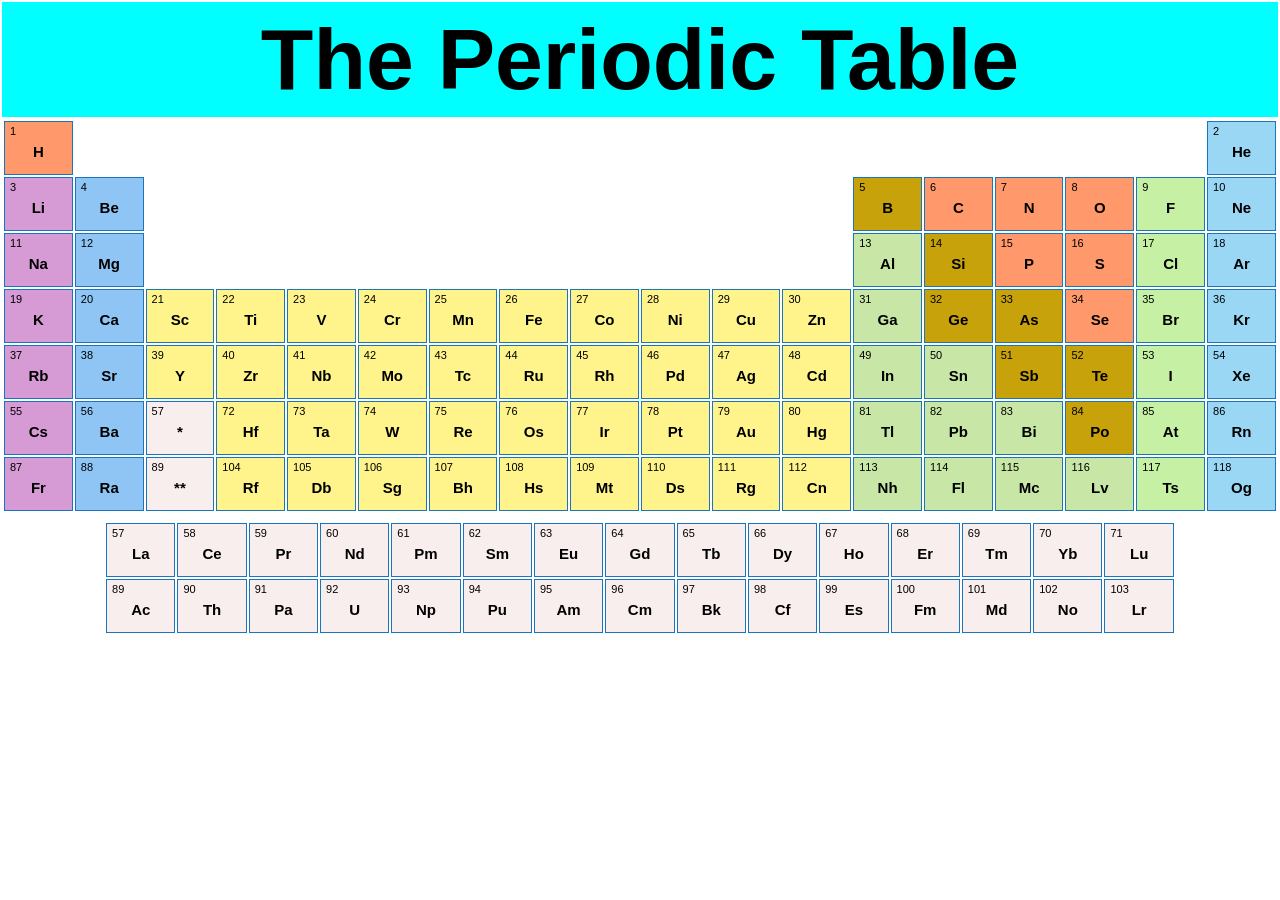
<file: index.html>
<!DOCTYPE html>
<html lang="en">

<head>
    <meta charset="UTF-8">
    <meta name="viewport" content="width=device-width, initial-scale=1.0">
    <title>The Periodic Table</title>

    <style>
        * {
            box-sizing: border-box;
        }

        body {
            margin: 0;
            padding: 2px;
            font-family: Arial, sans-serif;
            background: white;
        }

        h1 {
            margin: 0 0 2px;
            padding: 8px;
            text-align: center;
            font-size: clamp(35px, 7vw, 86px);
            background: aqua;
        }

        table {
            width: 100%;
            table-layout: fixed;
            border-collapse: separate;
            border-spacing: 2px;
        }

        td {
            height: 54px;
            border: 1px solid #1976bd;
            text-align: center;
            vertical-align: middle;
            position: relative;
            font-size: 15px;
            font-weight: bold;
        }

        .number {
            position: absolute;
            top: 3px;
            left: 5px;
            font-size: 11px;
            font-weight: normal;
        }

        .symbol {
            display: inline-block;
            margin-top: 7px;
        }

        .empty {
            border: none;
            background: transparent;
        }

        .alkali {
            background: #d69bd5;
        }

        .alkaline {
            background: #8fc5f4;
        }

        .transition {
            background: #fff48b;
        }

        .post {
            background: #c8e7a6;
        }

        .metalloid {
            background: #c7a20b;
        }

        .nonmetal {
            background: #ff996c;
        }

        .halogen {
            background: #c6f1a5;
        }

        .noble {
            background: #9ad7f5;
        }

        .placeholder {
            background: #f9eeee;
        }

        .f-block-table {
            width: 84%;
            margin: 8px auto 0;
        }

        .f-block {
            background: #f9eeee;
        }

    </style>
</head>

<body>

    <h1>The Periodic Table</h1>

    <table>
        <tr>
            <td class="nonmetal"><span class="number">1</span><span class="symbol">H</span></td>
            <td colspan="16" class="empty"></td>
            <td class="noble"><span class="number">2</span><span class="symbol">He</span></td>
        </tr>
        <tr>
            <td class="alkali"><span class="number">3</span><span class="symbol">Li</span></td>
            <td class="alkaline"><span class="number">4</span><span class="symbol">Be</span></td>
            <td colspan="10" class="empty"></td>
            <td class="metalloid"><span class="number">5</span><span class="symbol">B</span></td>
            <td class="nonmetal"><span class="number">6</span><span class="symbol">C</span></td>
            <td class="nonmetal"><span class="number">7</span><span class="symbol">N</span></td>
            <td class="nonmetal"><span class="number">8</span><span class="symbol">O</span></td>
            <td class="halogen"><span class="number">9</span><span class="symbol">F</span></td>
            <td class="noble"><span class="number">10</span><span class="symbol">Ne</span></td>
        </tr>
        <tr>
            <td class="alkali"><span class="number">11</span><span class="symbol">Na</span></td>
            <td class="alkaline"><span class="number">12</span><span class="symbol">Mg</span></td>
            <td colspan="10" class="empty"></td>
            <td class="post"><span class="number">13</span><span class="symbol">Al</span></td>
            <td class="metalloid"><span class="number">14</span><span class="symbol">Si</span></td>
            <td class="nonmetal"><span class="number">15</span><span class="symbol">P</span></td>
            <td class="nonmetal"><span class="number">16</span><span class="symbol">S</span></td>
            <td class="halogen"><span class="number">17</span><span class="symbol">Cl</span></td>
            <td class="noble"><span class="number">18</span><span class="symbol">Ar</span></td>
        </tr>
        <tr>
            <td class="alkali"><span class="number">19</span><span class="symbol">K</span></td>
            <td class="alkaline"><span class="number">20</span><span class="symbol">Ca</span></td>
            <td class="transition"><span class="number">21</span><span class="symbol">Sc</span></td>
            <td class="transition"><span class="number">22</span><span class="symbol">Ti</span></td>
            <td class="transition"><span class="number">23</span><span class="symbol">V</span></td>
            <td class="transition"><span class="number">24</span><span class="symbol">Cr</span></td>
            <td class="transition"><span class="number">25</span><span class="symbol">Mn</span></td>
            <td class="transition"><span class="number">26</span><span class="symbol">Fe</span></td>
            <td class="transition"><span class="number">27</span><span class="symbol">Co</span></td>
            <td class="transition"><span class="number">28</span><span class="symbol">Ni</span></td>
            <td class="transition"><span class="number">29</span><span class="symbol">Cu</span></td>
            <td class="transition"><span class="number">30</span><span class="symbol">Zn</span></td>
            <td class="post"><span class="number">31</span><span class="symbol">Ga</span></td>
            <td class="metalloid"><span class="number">32</span><span class="symbol">Ge</span></td>
            <td class="metalloid"><span class="number">33</span><span class="symbol">As</span></td>
            <td class="nonmetal"><span class="number">34</span><span class="symbol">Se</span></td>
            <td class="halogen"><span class="number">35</span><span class="symbol">Br</span></td>
            <td class="noble"><span class="number">36</span><span class="symbol">Kr</span></td>
        </tr>
        <tr>
            <td class="alkali"><span class="number">37</span><span class="symbol">Rb</span></td>
            <td class="alkaline"><span class="number">38</span><span class="symbol">Sr</span></td>
            <td class="transition"><span class="number">39</span><span class="symbol">Y</span></td>
            <td class="transition"><span class="number">40</span><span class="symbol">Zr</span></td>
            <td class="transition"><span class="number">41</span><span class="symbol">Nb</span></td>
            <td class="transition"><span class="number">42</span><span class="symbol">Mo</span></td>
            <td class="transition"><span class="number">43</span><span class="symbol">Tc</span></td>
            <td class="transition"><span class="number">44</span><span class="symbol">Ru</span></td>
            <td class="transition"><span class="number">45</span><span class="symbol">Rh</span></td>
            <td class="transition"><span class="number">46</span><span class="symbol">Pd</span></td>
            <td class="transition"><span class="number">47</span><span class="symbol">Ag</span></td>
            <td class="transition"><span class="number">48</span><span class="symbol">Cd</span></td>
            <td class="post"><span class="number">49</span><span class="symbol">In</span></td>
            <td class="post"><span class="number">50</span><span class="symbol">Sn</span></td>
            <td class="metalloid"><span class="number">51</span><span class="symbol">Sb</span></td>
            <td class="metalloid"><span class="number">52</span><span class="symbol">Te</span></td>
            <td class="halogen"><span class="number">53</span><span class="symbol">I</span></td>
            <td class="noble"><span class="number">54</span><span class="symbol">Xe</span></td>
        </tr>
        <tr>
            <td class="alkali"><span class="number">55</span><span class="symbol">Cs</span></td>
            <td class="alkaline"><span class="number">56</span><span class="symbol">Ba</span></td>
            <td class="placeholder"><span class="number">57</span><span class="symbol">*</span></td>
            <td class="transition"><span class="number">72</span><span class="symbol">Hf</span></td>
            <td class="transition"><span class="number">73</span><span class="symbol">Ta</span></td>
            <td class="transition"><span class="number">74</span><span class="symbol">W</span></td>
            <td class="transition"><span class="number">75</span><span class="symbol">Re</span></td>
            <td class="transition"><span class="number">76</span><span class="symbol">Os</span></td>
            <td class="transition"><span class="number">77</span><span class="symbol">Ir</span></td>
            <td class="transition"><span class="number">78</span><span class="symbol">Pt</span></td>
            <td class="transition"><span class="number">79</span><span class="symbol">Au</span></td>
            <td class="transition"><span class="number">80</span><span class="symbol">Hg</span></td>
            <td class="post"><span class="number">81</span><span class="symbol">Tl</span></td>
            <td class="post"><span class="number">82</span><span class="symbol">Pb</span></td>
            <td class="post"><span class="number">83</span><span class="symbol">Bi</span></td>
            <td class="metalloid"><span class="number">84</span><span class="symbol">Po</span></td>
            <td class="halogen"><span class="number">85</span><span class="symbol">At</span></td>
            <td class="noble"><span class="number">86</span><span class="symbol">Rn</span></td>
        </tr>
        <tr>
            <td class="alkali"><span class="number">87</span><span class="symbol">Fr</span></td>
            <td class="alkaline"><span class="number">88</span><span class="symbol">Ra</span></td>
            <td class="placeholder"><span class="number">89</span><span class="symbol">**</span></td>
            <td class="transition"><span class="number">104</span><span class="symbol">Rf</span></td>
            <td class="transition"><span class="number">105</span><span class="symbol">Db</span></td>
            <td class="transition"><span class="number">106</span><span class="symbol">Sg</span></td>
            <td class="transition"><span class="number">107</span><span class="symbol">Bh</span></td>
            <td class="transition"><span class="number">108</span><span class="symbol">Hs</span></td>
            <td class="transition"><span class="number">109</span><span class="symbol">Mt</span></td>
            <td class="transition"><span class="number">110</span><span class="symbol">Ds</span></td>
            <td class="transition"><span class="number">111</span><span class="symbol">Rg</span></td>
            <td class="transition"><span class="number">112</span><span class="symbol">Cn</span></td>
            <td class="post"><span class="number">113</span><span class="symbol">Nh</span></td>
            <td class="post"><span class="number">114</span><span class="symbol">Fl</span></td>
            <td class="post"><span class="number">115</span><span class="symbol">Mc</span></td>
            <td class="post"><span class="number">116</span><span class="symbol">Lv</span></td>
            <td class="halogen"><span class="number">117</span><span class="symbol">Ts</span></td>
            <td class="noble"><span class="number">118</span><span class="symbol">Og</span></td>
        </tr>
    </table>

    <table class="f-block-table">
        <tr>
            <td class="f-block"><span class="number">57</span><span class="symbol">La</span></td>
            <td class="f-block"><span class="number">58</span><span class="symbol">Ce</span></td>
            <td class="f-block"><span class="number">59</span><span class="symbol">Pr</span></td>
            <td class="f-block"><span class="number">60</span><span class="symbol">Nd</span></td>
            <td class="f-block"><span class="number">61</span><span class="symbol">Pm</span></td>
            <td class="f-block"><span class="number">62</span><span class="symbol">Sm</span></td>
            <td class="f-block"><span class="number">63</span><span class="symbol">Eu</span></td>
            <td class="f-block"><span class="number">64</span><span class="symbol">Gd</span></td>
            <td class="f-block"><span class="number">65</span><span class="symbol">Tb</span></td>
            <td class="f-block"><span class="number">66</span><span class="symbol">Dy</span></td>
            <td class="f-block"><span class="number">67</span><span class="symbol">Ho</span></td>
            <td class="f-block"><span class="number">68</span><span class="symbol">Er</span></td>
            <td class="f-block"><span class="number">69</span><span class="symbol">Tm</span></td>
            <td class="f-block"><span class="number">70</span><span class="symbol">Yb</span></td>
            <td class="f-block"><span class="number">71</span><span class="symbol">Lu</span></td>
        </tr>
        <tr>
            <td class="f-block"><span class="number">89</span><span class="symbol">Ac</span></td>
            <td class="f-block"><span class="number">90</span><span class="symbol">Th</span></td>
            <td class="f-block"><span class="number">91</span><span class="symbol">Pa</span></td>
            <td class="f-block"><span class="number">92</span><span class="symbol">U</span></td>
            <td class="f-block"><span class="number">93</span><span class="symbol">Np</span></td>
            <td class="f-block"><span class="number">94</span><span class="symbol">Pu</span></td>
            <td class="f-block"><span class="number">95</span><span class="symbol">Am</span></td>
            <td class="f-block"><span class="number">96</span><span class="symbol">Cm</span></td>
            <td class="f-block"><span class="number">97</span><span class="symbol">Bk</span></td>
            <td class="f-block"><span class="number">98</span><span class="symbol">Cf</span></td>
            <td class="f-block"><span class="number">99</span><span class="symbol">Es</span></td>
            <td class="f-block"><span class="number">100</span><span class="symbol">Fm</span></td>
            <td class="f-block"><span class="number">101</span><span class="symbol">Md</span></td>
            <td class="f-block"><span class="number">102</span><span class="symbol">No</span></td>
            <td class="f-block"><span class="number">103</span><span class="symbol">Lr</span></td>
        </tr>
    </table>

</body>

</html>
</file>
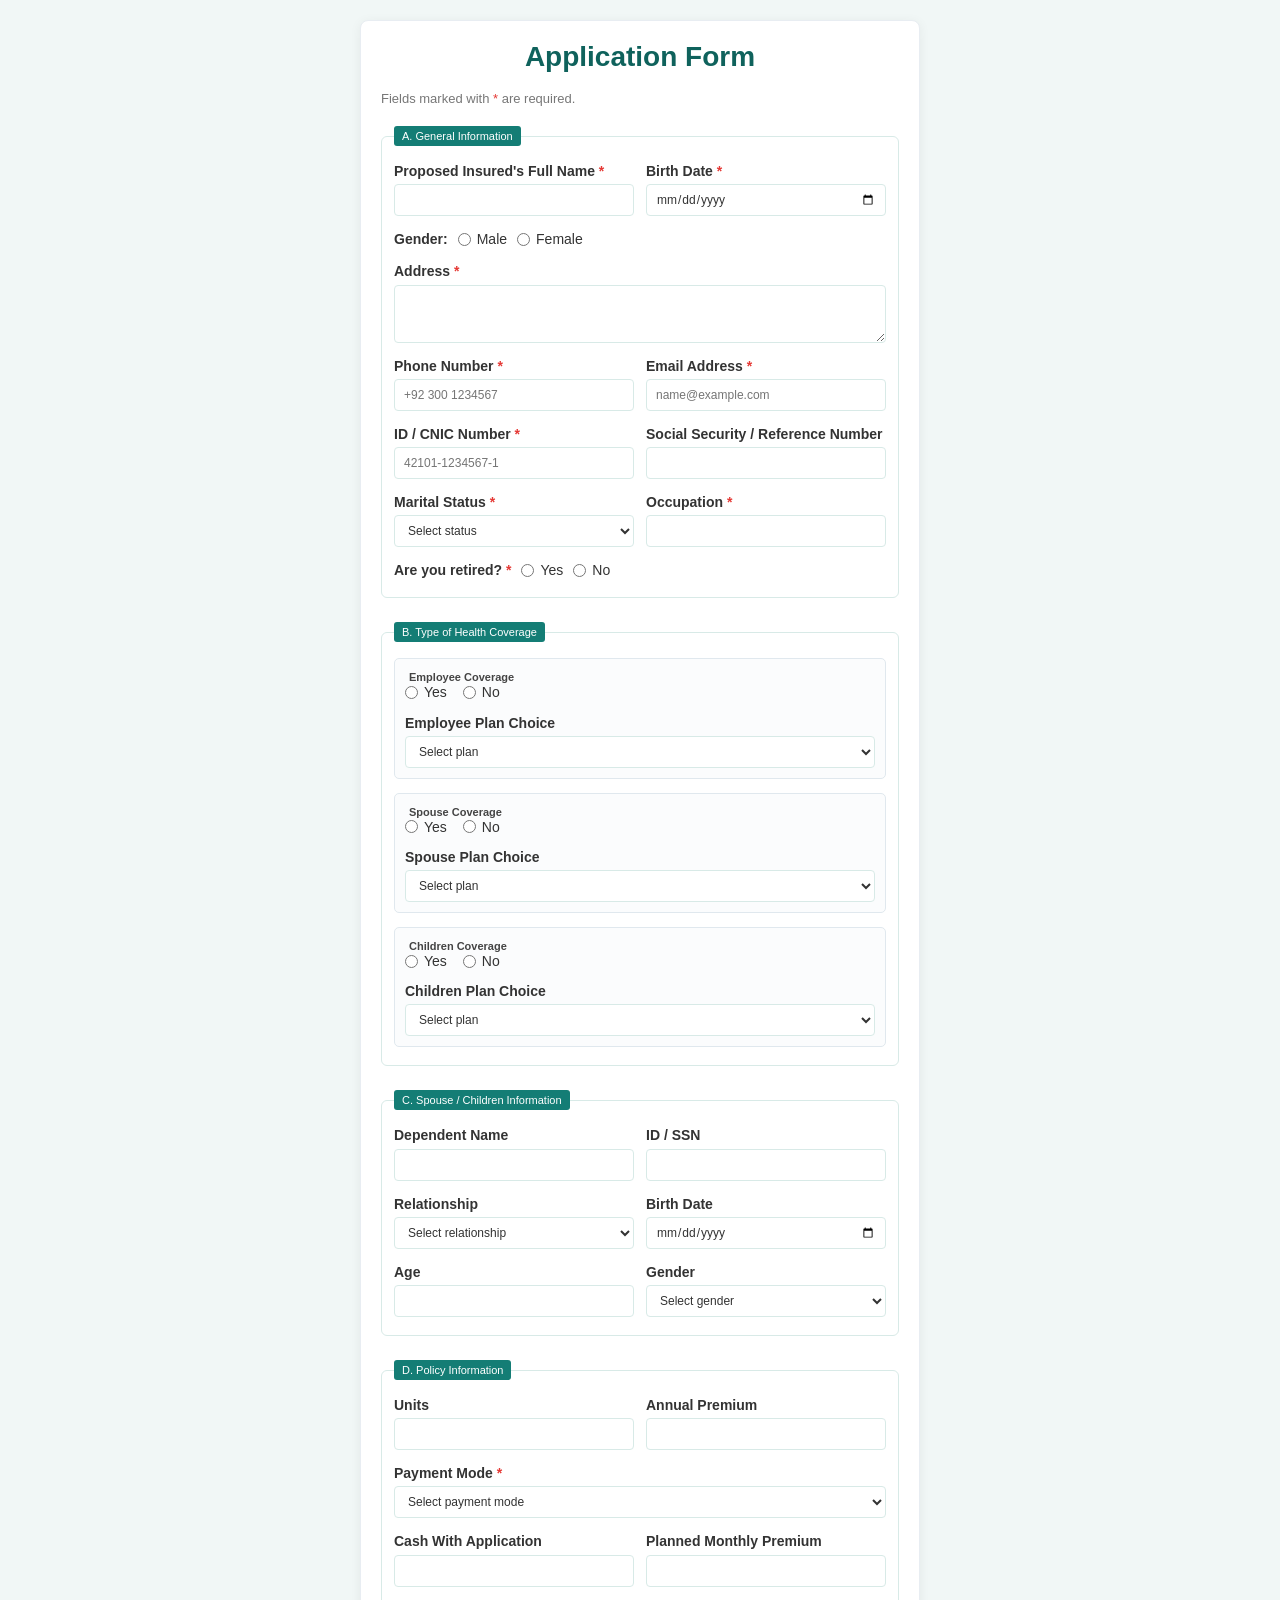
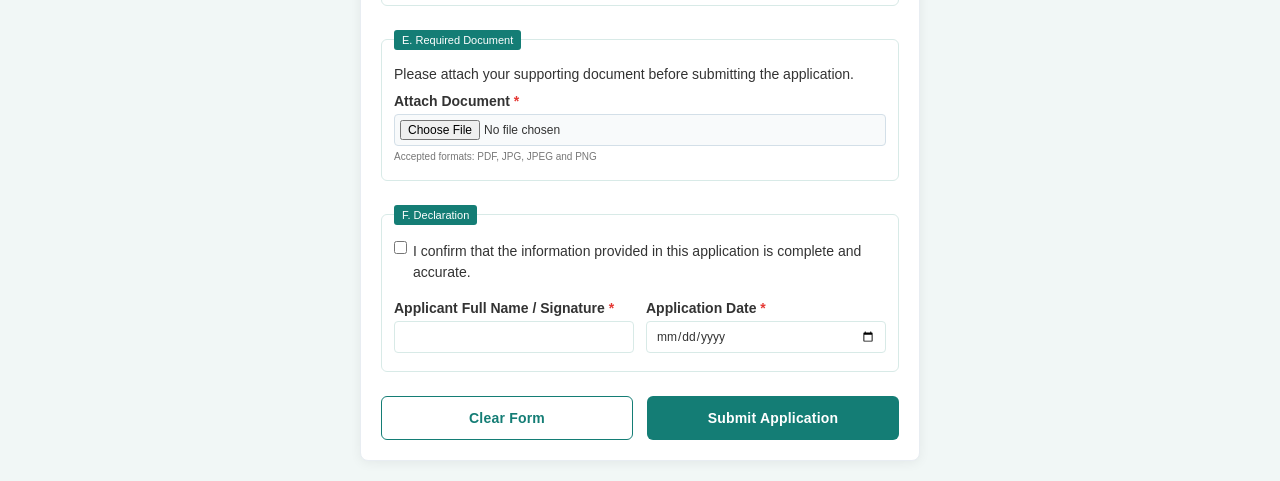
<file: Assignment2/index.html>
<!DOCTYPE html>
<html lang="en">

<head>
    <meta charset="UTF-8">
    <meta name="viewport" content="width=device-width, initial-scale=1.0">
    <title>Application Form</title>
    <link rel="stylesheet" href="style.css">
</head>

<body>

    <div class="container">
        <h1>Application Form</h1>
        <p class="note">Fields marked with <span class="required">*</span> are required.</p>

        <form action="#" method="post" enctype="multipart/form-data">

            <fieldset>
                <legend>A. General Information</legend>

                <div class="form-grid">
                    <div class="form-group">
                        <label for="full-name">Proposed Insured's Full Name <span class="required">*</span></label>
                        <input type="text" id="full-name" name="full_name" required>
                    </div>

                    <div class="form-group">
                        <label for="birth-date">Birth Date <span class="required">*</span></label>
                        <input type="date" id="birth-date" name="birth_date" required>
                    </div>

                    <div class="form-group full-width inline-group">
                        <span class="group-label">Gender:</span>
                        <label class="choice"><input type="radio" name="gender" value="Male"> Male</label>
                        <label class="choice"><input type="radio" name="gender" value="Female"> Female</label>
                    </div>

                    <div class="form-group full-width">
                        <label for="address">Address <span class="required">*</span></label>
                        <textarea id="address" name="address" rows="3" required></textarea>
                    </div>

                    <div class="form-group">
                        <label for="phone">Phone Number <span class="required">*</span></label>
                        <input type="tel" id="phone" name="phone" placeholder="+92 300 1234567" required>
                    </div>

                    <div class="form-group">
                        <label for="email">Email Address <span class="required">*</span></label>
                        <input type="email" id="email" name="email" placeholder="name@example.com" required>
                    </div>

                    <div class="form-group">
                        <label for="cnic">ID / CNIC Number <span class="required">*</span></label>
                        <input type="text" id="cnic" name="cnic" placeholder="42101-1234567-1" required>
                    </div>

                    <div class="form-group">
                        <label for="reference">Social Security / Reference Number</label>
                        <input type="text" id="reference" name="reference">
                    </div>

                    <div class="form-group">
                        <label for="marital-status">Marital Status <span class="required">*</span></label>
                        <select id="marital-status" name="marital_status" required>
                            <option value="">Select status</option>
                            <option value="Single">Single</option>
                            <option value="Married">Married</option>
                            <option value="Divorced">Divorced</option>
                            <option value="Widowed">Widowed</option>
                        </select>
                    </div>

                    <div class="form-group">
                        <label for="occupation">Occupation <span class="required">*</span></label>
                        <input type="text" id="occupation" name="occupation" required>
                    </div>

                    <div class="form-group full-width inline-group">
                        <span class="group-label">Are you retired? <span class="required">*</span></span>
                        <label class="choice"><input type="radio" name="retired" value="Yes" required> Yes</label>
                        <label class="choice"><input type="radio" name="retired" value="No"> No</label>
                    </div>
                </div>
            </fieldset>

            <fieldset>
                <legend>B. Type of Health Coverage</legend>

                <div class="coverage-box">
                    <legend>Employee Coverage</legend>
                    <div class="radio-row">
                        <label class="choice"><input type="radio" name="employee_coverage" value="Yes"> Yes</label>
                        <label class="choice"><input type="radio" name="employee_coverage" value="No"> No</label>
                    </div>
                    <div class="form-group">
                        <label for="employee-plan">Employee Plan Choice</label>
                        <select id="employee-plan" name="employee_plan">
                            <option value="">Select plan</option>
                            <option value="Basic">Basic</option>
                            <option value="Standard">Standard</option>
                            <option value="Premium">Premium</option>
                        </select>
                    </div>
                </div>

                <div class="coverage-box">
                    <legend>Spouse Coverage</legend>
                    <div class="radio-row">
                        <label class="choice"><input type="radio" name="spouse_coverage" value="Yes"> Yes</label>
                        <label class="choice"><input type="radio" name="spouse_coverage" value="No"> No</label>
                    </div>
                    <div class="form-group">
                        <label for="spouse-plan">Spouse Plan Choice</label>
                        <select id="spouse-plan" name="spouse_plan">
                            <option value="">Select plan</option>
                            <option value="Basic">Basic</option>
                            <option value="Standard">Standard</option>
                            <option value="Premium">Premium</option>
                        </select>
                    </div>
                </div>

                <div class="coverage-box">
                    <legend>Children Coverage</legend>
                    <div class="radio-row">
                        <label class="choice"><input type="radio" name="children_coverage" value="Yes"> Yes</label>
                        <label class="choice"><input type="radio" name="children_coverage" value="No"> No</label>
                    </div>
                    <div class="form-group">
                        <label for="children-plan">Children Plan Choice</label>
                        <select id="children-plan" name="children_plan">
                            <option value="">Select plan</option>
                            <option value="Basic">Basic</option>
                            <option value="Standard">Standard</option>
                            <option value="Premium">Premium</option>
                        </select>
                    </div>
                </div>
            </fieldset>


            <fieldset>
                <legend>C. Spouse / Children Information</legend>

                <div class="form-grid">
                    <div class="form-group">
                        <label for="dependent-name">Dependent Name</label>
                        <input type="text" id="dependent-name" name="dependent_name">
                    </div>

                    <div class="form-group">
                        <label for="dependent-id">ID / SSN</label>
                        <input type="text" id="dependent-id" name="dependent_id">
                    </div>

                    <div class="form-group">
                        <label for="relationship">Relationship</label>
                        <select id="relationship" name="relationship">
                            <option value="">Select relationship</option>
                            <option value="Spouse">Spouse</option>
                            <option value="Son">Son</option>
                            <option value="Daughter">Daughter</option>
                            <option value="Other">Other</option>
                        </select>
                    </div>

                    <div class="form-group">
                        <label for="dependent-birth-date">Birth Date</label>
                        <input type="date" id="dependent-birth-date" name="dependent_birth_date">
                    </div>

                    <div class="form-group">
                        <label for="age">Age</label>
                        <input type="number" id="age" name="age" min="0">
                    </div>

                    <div class="form-group">
                        <label for="dependent-gender">Gender</label>
                        <select id="dependent-gender" name="dependent_gender">
                            <option value="">Select gender</option>
                            <option value="Male">Male</option>
                            <option value="Female">Female</option>
                            <option value="Other">Other</option>
                        </select>
                    </div>
                </div>
            </fieldset>


            <fieldset>
                <legend>D. Policy Information</legend>

                <div class="form-grid">
                    <div class="form-group">
                        <label for="units">Units</label>
                        <input type="number" id="units" name="units" min="0">
                    </div>

                    <div class="form-group">
                        <label for="annual-premium">Annual Premium</label>
                        <input type="number" id="annual-premium" name="annual_premium" min="0" step="0.01">
                    </div>

                    <div class="form-group full-width">
                        <label for="payment-mode">Payment Mode <span class="required">*</span></label>
                        <select id="payment-mode" name="payment_mode" required>
                            <option value="">Select payment mode</option>
                            <option value="Monthly">Monthly</option>
                            <option value="Quarterly">Quarterly</option>
                            <option value="Half-yearly">Half-yearly</option>
                            <option value="Yearly">Yearly</option>
                        </select>
                    </div>

                    <div class="form-group">
                        <label for="cash-application">Cash With Application</label>
                        <input type="number" id="cash-application" name="cash_application" min="0" step="0.01">
                    </div>

                    <div class="form-group">
                        <label for="monthly-premium">Planned Monthly Premium</label>
                        <input type="number" id="monthly-premium" name="monthly_premium" min="0" step="0.01">
                    </div>
                </div>
            </fieldset>

            <fieldset>
                <legend>E. Required Document</legend>
                <p class="document-note">Please attach your supporting document before submitting the application.</p>
                <div class="form-group">
                    <label for="document">Attach Document <span class="required">*</span></label>
                    <input type="file" id="document" name="document" accept=".pdf,.jpg,.jpeg,.png" required>
                    <small>Accepted formats: PDF, JPG, JPEG and PNG</small>
                </div>
            </fieldset>


            <fieldset>
                <legend>F. Declaration</legend>
                <div class="form-group declaration-check">
                    <label class="choice">
                        <input type="checkbox" name="confirmation" required>
                        I confirm that the information provided in this application is complete and accurate.
                    </label>
                </div>

                <div class="form-grid">
                    <div class="form-group">
                        <label for="applicant-signature">Applicant Full Name / Signature <span
                                class="required">*</span></label>
                        <input type="text" id="applicant-signature" name="applicant_signature" required>
                    </div>

                    <div class="form-group">
                        <label for="application-date">Application Date <span class="required">*</span></label>
                        <input type="date" id="application-date" name="application_date" required>
                    </div>
                </div>
            </fieldset>

            <div class="button-row">

                <button type="reset" class="clear-button">
                    Clear Form
                </button>

                <button type="submit" class="submit-button">
                    Submit Application
                </button>


            </div>
        </form>
    </div>

</body>

</html>
</file>
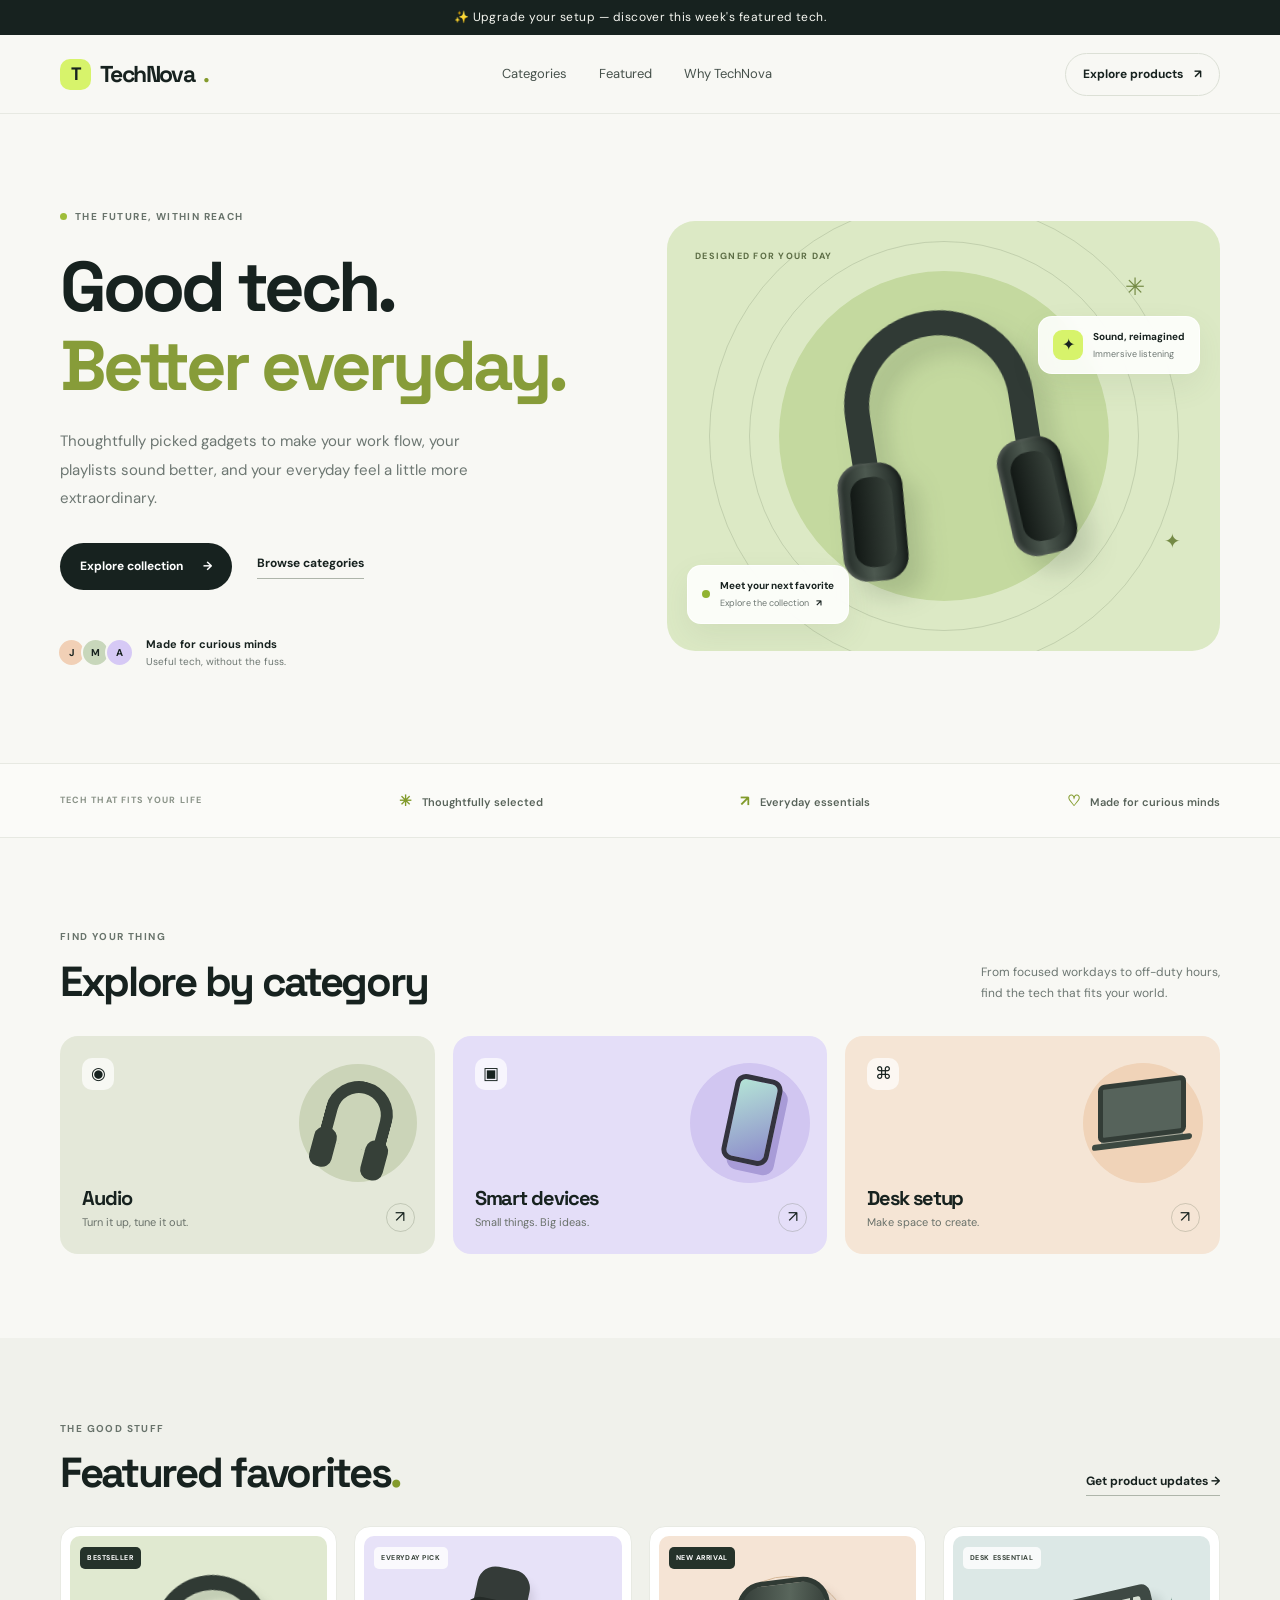
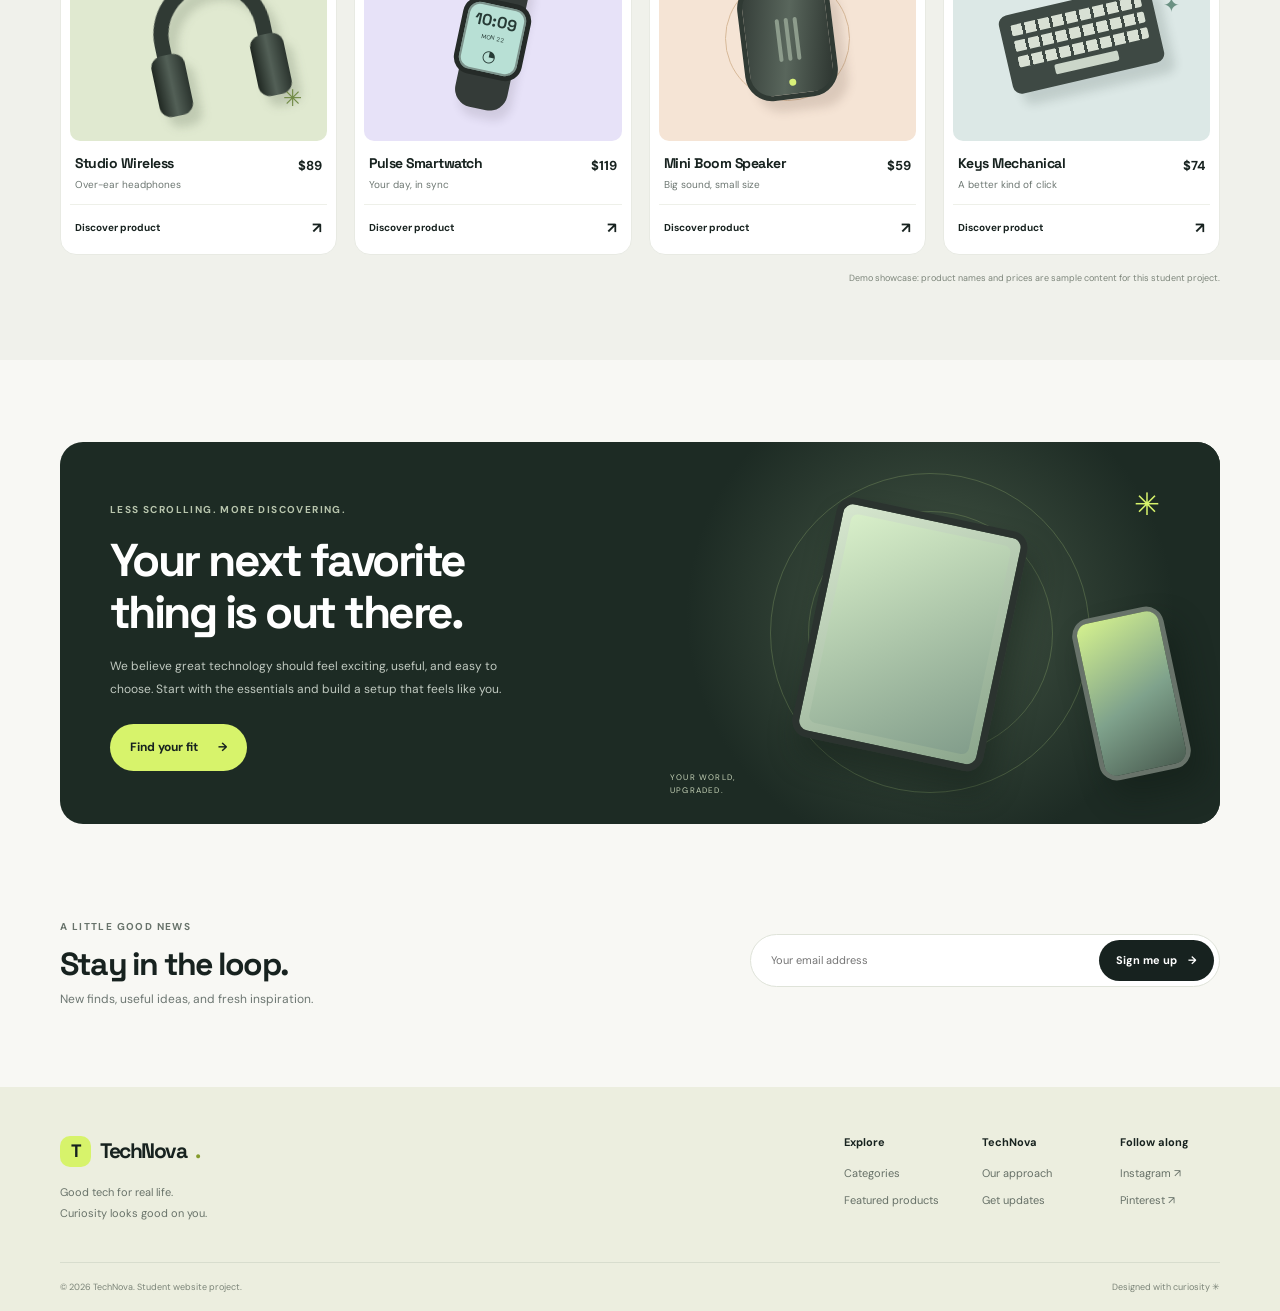
<file: Assignment4/index.html>
<!DOCTYPE html>
<html lang="en">

<head>
  <meta charset="UTF-8">
  <meta name="viewport" content="width=device-width, initial-scale=1.0">
  <meta name="description" content="Discover modern technology and everyday gadgets at TechNova.">
  <title>TechNova | Tech for your everyday</title>
  <link rel="stylesheet" href="style.css">
  <link rel="preconnect" href="https://fonts.googleapis.com">
  <link rel="preconnect" href="https://fonts.gstatic.com" crossorigin>
  <link
    href="https://fonts.googleapis.com/css2?family=DM+Sans:wght@400;500;600;700&family=Space+Grotesk:wght@500;600;700&display=swap"
    rel="stylesheet">
</head>

<body>
  <div class="announcement">✨ Upgrade your setup — discover this week's featured tech.</div>

  <header class="site-header">
    <nav class="navbar container" aria-label="Main navigation">
      <a class="logo" href="#" aria-label="TechNova home"><span class="logo-mark">T</span> TechNova<span
          class="logo-dot">.</span></a>
      <div class="nav-links">
        <a href="#categories">Categories</a>
        <a href="#featured">Featured</a>
        <a href="#about">Why TechNova</a>
      </div>
      <a class="nav-button" href="#featured">Explore products <span aria-hidden="true">↗</span></a>
    </nav>
  </header>

  <main>
    <section class="hero container">
      <div class="hero-copy">
        <span class="eyebrow"><span class="eyebrow-dot"></span> THE FUTURE, WITHIN REACH</span>
        <h1>Good tech.<br><span>Better everyday.</span></h1>
        <p>Thoughtfully picked gadgets to make your work flow, your playlists sound better, and your everyday feel a
          little more extraordinary.</p>
        <div class="hero-actions">
          <a class="button button-dark" href="#featured">Explore collection <span aria-hidden="true">→</span></a>
          <a class="text-link" href="#categories">Browse categories</a>
        </div>
        <div class="hero-note">
          <div class="avatar-stack" aria-hidden="true"><span>J</span><span>M</span><span>A</span></div>
          <p><strong>Made for curious minds</strong><br><small>Useful tech, without the fuss.</small></p>
        </div>
      </div>
      <div class="hero-art" aria-label="Featured wireless headphones and technology">
        <div class="art-orbit orbit-one"></div>
        <div class="art-orbit orbit-two"></div>
        <div class="art-label label-top">DESIGNED FOR YOUR DAY</div>
        <div class="headphone">
          <div class="headband"></div>
          <div class="earcup earcup-left">
            <div></div>
          </div>
          <div class="earcup earcup-right">
            <div></div>
          </div>
        </div>
        <div class="floating-card card-top"><span class="tiny-icon">✦</span><span><strong>Sound,
              reimagined</strong><small>Immersive listening</small></span></div>
        <div class="floating-card card-bottom"><span class="status-dot"></span><span><strong>Meet your next
              favorite</strong><small>Explore the collection <b>↗</b></small></span></div>
        <span class="art-spark spark-one">✳</span><span class="art-spark spark-two">✦</span>
      </div>
    </section>

    <section class="trust-strip">
      <div class="container trust-inner">
        <span>TECH THAT FITS YOUR LIFE</span>
        <div><b>✳</b> Thoughtfully selected</div>
        <div><b>↗</b> Everyday essentials</div>
        <div><b>♡</b> Made for curious minds</div>
      </div>
    </section>

    <section class="section container" id="categories">
      <div class="section-heading">
        <div><span class="eyebrow">FIND YOUR THING</span>
          <h2>Explore by category</h2>
        </div>
        <p>From focused workdays to off-duty hours,<br>find the tech that fits your world.</p>
      </div>
      <div class="category-grid">
        <a class="category-card category-a" href="#featured">
          <div class="category-icon">◉</div>
          <div>
            <h3>Audio</h3>
            <p>Turn it up, tune it out.</p>
          </div><span class="round-arrow">↗</span>
          <div class="category-art audio-art"><span class="mini-headphone"></span></div>
        </a>
        <a class="category-card category-b" href="#featured">
          <div class="category-icon">▣</div>
          <div>
            <h3>Smart devices</h3>
            <p>Small things. Big ideas.</p>
          </div><span class="round-arrow">↗</span>
          <div class="category-art phone-art"><span class="phone-screen"></span></div>
        </a>
        <a class="category-card category-c" href="#featured">
          <div class="category-icon">⌘</div>
          <div>
            <h3>Desk setup</h3>
            <p>Make space to create.</p>
          </div><span class="round-arrow">↗</span>
          <div class="category-art desk-art"><span class="mini-laptop"></span></div>
        </a>
      </div>
    </section>

    <section class="featured-section" id="featured">
      <div class="container section">
        <div class="section-heading">
          <div><span class="eyebrow">THE GOOD STUFF</span>
            <h2>Featured favorites<span class="logo-dot">.</span></h2>
          </div>
          <a class="text-link" href="#newsletter">Get product updates <span aria-hidden="true">→</span></a>
        </div>
        <div class="product-grid">
          <article class="product-card">
            <div class="product-visual product-headphones"><span class="product-badge">BESTSELLER</span>
              <div class="big-headphones"><i></i><b></b></div><span class="visual-spark">✳</span>
            </div>
            <div class="product-info">
              <div>
                <h3>Studio Wireless</h3>
                <p>Over-ear headphones</p>
              </div><strong>$89</strong>
            </div>
            <a class="product-link" href="#newsletter">Discover product <span>↗</span></a>
          </article>
          <article class="product-card">
            <div class="product-visual product-watch"><span class="product-badge badge-light">EVERYDAY PICK</span>
              <div class="watch-strap"></div>
              <div class="watch-face"><span>10:09</span><small>MON 22</small><i>◔</i></div>
            </div>
            <div class="product-info">
              <div>
                <h3>Pulse Smartwatch</h3>
                <p>Your day, in sync</p>
              </div><strong>$119</strong>
            </div>
            <a class="product-link" href="#newsletter">Discover product <span>↗</span></a>
          </article>
          <article class="product-card">
            <div class="product-visual product-speaker"><span class="product-badge">NEW ARRIVAL</span>
              <div class="speaker"><i></i><i></i><i></i><b></b></div><span class="speaker-glow"></span>
            </div>
            <div class="product-info">
              <div>
                <h3>Mini Boom Speaker</h3>
                <p>Big sound, small size</p>
              </div><strong>$59</strong>
            </div>
            <a class="product-link" href="#newsletter">Discover product <span>↗</span></a>
          </article>
          <article class="product-card">
            <div class="product-visual product-keyboard"><span class="product-badge badge-light">DESK ESSENTIAL</span>
              <div class="keyboard">
                <div class="key-row"></div>
                <div class="key-row"></div>
                <div class="key-row"></div>
                <div class="space-key"></div>
              </div><span class="keyboard-spark">✦</span>
            </div>
            <div class="product-info">
              <div>
                <h3>Keys Mechanical</h3>
                <p>A better kind of click</p>
              </div><strong>$74</strong>
            </div>
            <a class="product-link" href="#newsletter">Discover product <span>↗</span></a>
          </article>
        </div>
        <p class="demo-note">Demo showcase: product names and prices are sample content for this student project.</p>
      </div>
    </section>

    <section class="promo-section container" id="about">
      <div class="promo-copy"><span class="eyebrow">LESS SCROLLING. MORE DISCOVERING.</span>
        <h2>Your next favorite<br>thing is out there.</h2>
        <p>We believe great technology should feel exciting, useful, and easy to choose. Start with the essentials and
          build a setup that feels like you.</p><a class="button button-light" href="#categories">Find your fit <span
            aria-hidden="true">→</span></a>
      </div>
      <div class="promo-art">
        <div class="promo-circle circle-back"></div>
        <div class="promo-circle circle-front"></div>
        <div class="promo-device device-tablet">
          <div></div>
        </div>
        <div class="promo-device device-phone">
          <div></div>
        </div><span class="promo-star">✳</span><span class="promo-caption">YOUR WORLD,<br>UPGRADED.</span>
      </div>
    </section>

    <section class="newsletter container" id="newsletter">
      <div><span class="eyebrow">A LITTLE GOOD NEWS</span>
        <h2>Stay in the loop.</h2>
        <p>New finds, useful ideas, and fresh inspiration.</p>
      </div>
      <form class="newsletter-form" action="#" method="get" onsubmit="return false;">
        <label class="sr-only" for="email">Email address</label>
        <input type="email" id="email" placeholder="Your email address" autocomplete="email">
        <button type="submit"
          onclick="document.getElementById('signup-message').textContent='Thanks! This demo form is not connected to a mailing list.'">Sign
          me up <span aria-hidden="true">→</span></button>
        <p id="signup-message" class="form-message" aria-live="polite"></p>
      </form>
    </section>
  </main>

  <footer class="site-footer">
    <div class="container footer-main">
      <div><a class="logo footer-logo" href="#"><span class="logo-mark">T</span> TechNova<span
            class="logo-dot">.</span></a>
        <p>Good tech for real life.<br>Curiosity looks good on you.</p>
      </div>
      <div class="footer-links">
        <div><strong>Explore</strong><a href="#categories">Categories</a><a href="#featured">Featured products</a></div>
        <div><strong>TechNova</strong><a href="#about">Our approach</a><a href="#newsletter">Get updates</a></div>
        <div><strong>Follow along</strong><a href="#newsletter">Instagram ↗</a><a href="#newsletter">Pinterest ↗</a>
        </div>
      </div>
    </div>
    <div class="container footer-bottom"><span>© 2026 TechNova. Student website project.</span><span>Designed with
        curiosity ✳</span></div>
  </footer>
</body>

</html>
</file>
<file: Assignment2/style.css>
* {
    box-sizing: border-box;
}

body {
    margin: 0;
    padding: 20px;
    background-color: #F1F7F6;
    font-family: Arial, Helvetica, sans-serif;
    font-size: 14px;
    color: #333;
}

.container {
    width: 100%;
    max-width: 560px;
    margin: 0 auto;
    padding: 20px;
    background-color: #FFFFFF;
    border: 1px solid #e8edf2;
    border-radius: 8px;
    box-shadow: 0 2px 12px rgba(0, 0, 0, 0.06);
}

h1 {
    margin: 0 0 18px;
      color: #0F625C;
    text-align: center;
    font-size: 28px;
    font-family: Verdana, Geneva, Tahoma, sans-serif;
}

.note {
    margin: 0 0 20px;
    font-size: 13px;
    color: #777;
}

.required {
    color: #e53935;
}

fieldset {
    min-width: 0;
    margin: 0 0 24px;
    padding: 16px 12px 18px;
    border: 1px solid #D8EAE7;
    ;
    border-radius: 6px;
}

legend {
    padding: 4px 8px;
    background-color: #147D75;
    color: #FFFFFF;
    border-radius: 3px;
    font-size: 11px;
}

.form-grid {
    display: flex;
    flex-wrap: wrap;
    gap: 14px 12px;
}

.form-group {
    flex: 1 1 calc(50% - 12px);
    min-width: 0;
    display: flex;
    flex-direction: column;
    gap: 4px;
}

.full-width {
    flex-basis: 100%;
}

label,
.group-label {
    font-weight: bold;
    line-height: 1.3;
}

input[type="text"],
input[type="email"],
input[type="tel"],
input[type="date"],
input[type="number"],
select,
textarea {
    width: 100%;
    min-height: 32px;
    padding: 7px 9px;
    border: 1px solid #D8EAE7;
    border-radius: 4px;
    background-color: #fff;
    color: #333;
    font-family: Arial, Helvetica, sans-serif;
    font-size: 12px;
}

textarea {
    min-height: 48px;
    resize: vertical;
}

input:focus,
select:focus,
textarea:focus {
    outline: 1px solid #39769b;
    border-color: #39769b;
}

.inline-group {
    flex-direction: row;
    align-items: center;
    flex-wrap: wrap;
    gap: 10px;
}

.choice {
    display: inline-flex;
    align-items: center;
    gap: 4px;
    font-weight: normal;
}

input[type="radio"],
input[type="checkbox"] {
    margin: 0 2px 0 0;
}

.coverage-box {
    margin: 0 0 14px;
    padding: 12px 10px 10px;
    border: 1px solid #e0e8ee;
    border-radius: 5px;
    background-color: #fbfcfd;
}

.coverage-box:last-child {
    margin-bottom: 0;
}

.coverage-box legend {
    padding: 0 4px;
    background: transparent;
    color: #444;
    font-size: 11px;
    font-weight: bold;
}

.radio-row {
    display: flex;
    gap: 16px;
    margin: 0 0 12px;
}

.document-note {
    margin: 0 0 10px;
}

input[type="file"] {
    width: 100%;
    padding: 5px;
    border: 1px solid #d3dfe8;
    border-radius: 4px;
    background-color: #f8fafb;
    font-size: 12px;
}

small {
    margin-top: 1px;
    color: #777;
    font-size: 10px;
}

.declaration-check {
    margin-bottom: 16px;
}

.declaration-check .choice {
    align-items: flex-start;
    line-height: 1.5;
}


.button-row {
    display: flex;
    gap: 14px;
    margin-top: 10px;
}

.button-row button {
    flex: 1;
    min-height: 44px;
    padding: 11px 18px;
    border: 1px solid transparent;
    border-radius: 6px;
    color: #fff;
    font-size: 14px;
    font-weight: bold;
    letter-spacing: 0.2px;
    cursor: pointer;
    transition: background-color 0.2s ease,
        box-shadow 0.2s ease;
}

.submit-button {
   background-color: #147D75;
    color: #FFFFFF;}

.submit-button:hover {
    background-color: #0F625C;
    box-shadow: 0 3px 8px rgba(46, 99, 132, 0.25);
}

.clear-button {
    background-color: #FFFFFF;
    border: 1px solid #147D75 !important;
    color: #147D75 !important;
}

.clear-button:hover {
    background-color: #E7F3F1;
    box-shadow: 0 3px 8px rgba(50, 60, 70, 0.12);
}

.button-row button:focus {
    outline: 2px solid #222;
    outline-offset: 2px;
}


@media (max-width: 520px) {
    body {
        padding: 10px;
    }

    .container {
        padding: 15px;
    }

    .form-group {
        flex-basis: 100%;
    }

    h1 {
        font-size: 22px;
    }

    .button-row {
        gap: 10px;
    }

    .button-row button {
        min-width: 0;
        padding: 10px 8px;
    }
}
</file>
<file: Assignment4/style.css>
:root {
  --ink: #17221f;
  --muted: #6d7772;
  --paper: #f8f8f4;
  --white: #ffffff;
  --lime: #d7f36b;
  --purple: #c5b8f4;
  --line: #e7e9e2;
  --heading: "Space Grotesk", sans-serif;
  --body: "DM Sans", sans-serif;
}

* {
  box-sizing: border-box;
  margin: 0;
  padding: 0;
}

html {
  scroll-behavior: smooth;
}

body {
  font-family: var(--body);
  color: var(--ink);
  background: var(--paper);
  line-height: 1.6;
}

a {
  color: inherit;
  text-decoration: none;
}

button,
input {
  font: inherit;
}

.container {
  width: min(1160px, calc(100% - 48px));
  margin-inline: auto;
}

.announcement {
  background: var(--ink);
  color: #f7f8f2;
  text-align: center;
  padding: 8px 16px;
  font-size: 12px;
  letter-spacing: .04em;
}

.site-header {
  background: var(--paper);
  border-bottom: 1px solid var(--line);
}

.navbar {
  min-height: 78px;
  display: flex;
  align-items: center;
  justify-content: space-between;
  gap: 24px;
}

.logo {
  display: inline-flex;
  align-items: center;
  gap: 9px;
  font-family: var(--heading);
  font-size: 23px;
  font-weight: 700;
  letter-spacing: -.07em;
  white-space: nowrap;
}

.logo-mark {
  display: grid;
  place-items: center;
  width: 31px;
  height: 31px;
  background: var(--lime);
  border-radius: 10px;
  font-size: 18px;
  letter-spacing: -.06em;
}

.logo-dot {
  color: #849b2c;
}

.nav-links {
  display: flex;
  align-items: center;
  gap: 32px;
  font-size: 13px;
  color: #46514b;
}

.nav-links a:hover,
.text-link:hover {
  color: #829b26;
}

.nav-button {
  border: 1px solid #dce0d6;
  border-radius: 999px;
  padding: 11px 17px;
  font-size: 12px;
  font-weight: 700;
  transition: .2s;
}

.nav-button:hover {
  background: var(--lime);
  border-color: var(--lime);
}

.nav-button span {
  padding-left: 8px;
}

.hero {
  display: grid;
  grid-template-columns: 1fr 1fr;
  align-items: center;
  gap: 54px;
  padding-block: 76px 82px;
}

.hero-copy {
  padding-block: 12px;
}

.eyebrow {
  display: inline-flex;
  align-items: center;
  gap: 8px;
  font-size: 10px;
  font-weight: 700;
  letter-spacing: .14em;
  color: #68736b;
}

.eyebrow-dot {
  width: 7px;
  height: 7px;
  background: #9fbd39;
  border-radius: 50%;
}

h1,
h2,
h3 {
  font-family: var(--heading);
  line-height: 1.12;
  letter-spacing: -.055em;
}

h1 {
  font-size: clamp(44px, 5.5vw, 72px);
  margin-top: 20px;
}

h1 span {
  color: #879c39;
}

.hero-copy>p {
  max-width: 460px;
  margin-top: 22px;
  color: var(--muted);
  font-size: 15px;
  line-height: 1.9;
}

.hero-actions {
  display: flex;
  align-items: center;
  gap: 25px;
  margin-top: 30px;
  flex-wrap: wrap;
}

.button {
  display: inline-flex;
  align-items: center;
  justify-content: center;
  gap: 20px;
  border-radius: 999px;
  padding: 14px 20px;
  font-size: 12px;
  font-weight: 700;
  transition: transform .2s, background .2s;
}

.button:hover {
  transform: translateY(-2px);
}

.button-dark {
  background: var(--ink);
  color: white;
}

.button-dark:hover {
  background: #34453c;
}

.text-link {
  font-size: 12px;
  font-weight: 700;
  border-bottom: 1px solid #aeb5aa;
  padding-bottom: 4px;
}

.hero-note {
  display: flex;
  align-items: center;
  gap: 12px;
  margin-top: 46px;
}

.avatar-stack {
  display: flex;
  padding-left: 2px;
}

.avatar-stack span {
  width: 29px;
  height: 29px;
  display: grid;
  place-items: center;
  border-radius: 50%;
  border: 2px solid var(--paper);
  margin-left: -5px;
  background: #f1d0b6;
  font-size: 10px;
  font-weight: 700;
}

.avatar-stack span:nth-child(2) {
  background: #c8d7bb;
}

.avatar-stack span:nth-child(3) {
  background: #d6c9f5;
}

.hero-note p {
  font-size: 11px;
  line-height: 1.5;
}

.hero-note small {
  color: var(--muted);
  font-size: 10px;
}

.hero-art {
  min-height: 430px;
  position: relative;
  overflow: hidden;
  border-radius: 28px;
  background: #dce9c5;
  display: grid;
  place-items: center;
  isolation: isolate;
}

.hero-art::before {
  content: "";
  position: absolute;
  width: 330px;
  height: 330px;
  border-radius: 50%;
  background: #c4d99f;
  top: 50px;
  left: 50%;
  transform: translateX(-50%);
}

.art-orbit {
  position: absolute;
  border: 1px solid rgba(42, 65, 38, .15);
  border-radius: 50%;
  z-index: -1;
}

.orbit-one {
  width: 390px;
  height: 390px;
}

.orbit-two {
  width: 470px;
  height: 470px;
}

.art-label {
  position: absolute;
  top: 28px;
  left: 28px;
  font-size: 9px;
  letter-spacing: .14em;
  font-weight: 700;
  color: #5c6d45;
}

.headphone {
  position: relative;
  width: 255px;
  height: 280px;
  transform: rotate(-9deg);
  z-index: 1;
  filter: drop-shadow(13px 18px 12px rgba(31, 45, 30, .17));
}

.headband {
  position: absolute;
  width: 190px;
  height: 190px;
  border: 25px solid #303a35;
  border-bottom: 0;
  border-radius: 120px 120px 0 0;
  top: 14px;
  left: 33px;
}

.earcup {
  position: absolute;
  width: 65px;
  height: 118px;
  background: linear-gradient(90deg, #242c28, #4d5950 45%, #202824);
  border-radius: 24px;
  top: 155px;
  box-shadow: inset 3px 0 4px rgba(255, 255, 255, .2), inset -4px 0 5px rgba(0, 0, 0, .3);
}

.earcup-left {
  left: 12px;
  transform: rotate(4deg);
}

.earcup-right {
  right: 12px;
  transform: rotate(-4deg);
}

.earcup div {
  width: 42px;
  height: 90px;
  background: linear-gradient(90deg, #121815, #38423b);
  border-radius: 18px;
  margin: 14px auto;
}

.floating-card {
  position: absolute;
  display: flex;
  align-items: center;
  gap: 10px;
  padding: 12px 14px;
  background: rgba(255, 255, 255, .88);
  backdrop-filter: blur(8px);
  border: 1px solid rgba(255, 255, 255, .8);
  border-radius: 14px;
  box-shadow: 0 12px 30px #55674716;
  z-index: 2;
}

.card-top {
  top: 95px;
  right: 20px;
}

.card-bottom {
  bottom: 27px;
  left: 20px;
}

.floating-card strong,
.floating-card small {
  display: block;
}

.floating-card strong {
  font-size: 10px;
}

.floating-card small {
  font-size: 9px;
  color: var(--muted);
  margin-top: 2px;
}

.tiny-icon {
  width: 30px;
  height: 30px;
  border-radius: 9px;
  background: var(--lime);
  display: grid;
  place-items: center;
}

.status-dot {
  width: 8px;
  height: 8px;
  background: #91b332;
  border-radius: 50%;
}

.card-bottom small b {
  color: var(--ink);
  padding-left: 5px;
}

.art-spark {
  position: absolute;
  color: #748a45;
}

.spark-one {
  top: 47px;
  right: 75px;
  font-size: 24px;
}

.spark-two {
  bottom: 94px;
  right: 39px;
  font-size: 20px;
}

.trust-strip {
  border-block: 1px solid var(--line);
  background: #fbfbf8;
}

.trust-inner {
  min-height: 73px;
  display: flex;
  align-items: center;
  justify-content: space-between;
  gap: 20px;
}

.trust-inner>span {
  color: #8a9388;
  font-size: 9px;
  letter-spacing: .12em;
  font-weight: 700;
}

.trust-inner div {
  font-size: 11px;
  font-weight: 600;
  color: #59645b;
}

.trust-inner b {
  color: #829b2c;
  margin-right: 7px;
  font-size: 15px;
}

.section {
  padding-block: 84px;
}

.section-heading {
  display: flex;
  justify-content: space-between;
  align-items: end;
  gap: 24px;
  margin-bottom: 31px;
}

.section-heading h2,
.newsletter h2 {
  font-size: clamp(29px, 3.5vw, 42px);
  margin-top: 10px;
}

.section-heading>p {
  color: var(--muted);
  font-size: 12px;
  line-height: 1.8;
}

.category-grid {
  display: grid;
  grid-template-columns: repeat(3, minmax(0, 1fr));
  gap: 18px;
}

.category-card {
  min-height: 218px;
  padding: 22px;
  border-radius: 18px;
  position: relative;
  overflow: hidden;
  display: flex;
  flex-direction: column;
  justify-content: space-between;
  isolation: isolate;
  transition: transform .2s;
}

.category-card:hover {
  transform: translateY(-4px);
}

.category-a {
  background: #e4e8d9;
}

.category-b {
  background: #e4def8;
}

.category-c {
  background: #f5e5d5;
}

.category-icon {
  width: 32px;
  height: 32px;
  border-radius: 10px;
  display: grid;
  place-items: center;
  background: rgba(255, 255, 255, .7);
  font-size: 17px;
}

.category-card h3 {
  font-size: 20px;
  margin-bottom: 5px;
}

.category-card p {
  font-size: 11px;
  color: #69716a;
}

.round-arrow {
  position: absolute;
  right: 20px;
  bottom: 22px;
  width: 29px;
  height: 29px;
  display: grid;
  place-items: center;
  border: 1px solid #59644b40;
  border-radius: 50%;
  z-index: 2;
}

.category-art {
  position: absolute;
  width: 130px;
  height: 130px;
  right: 12px;
  top: 22px;
  z-index: -1;
}

.audio-art::before {
  content: "";
  position: absolute;
  inset: 6px;
  border-radius: 50%;
  background: #cbd4b8;
}

.mini-headphone {
  position: absolute;
  width: 68px;
  height: 67px;
  border: 12px solid #364038;
  border-bottom: 0;
  border-radius: 60px 60px 0 0;
  left: 32px;
  top: 23px;
  transform: rotate(15deg);
}

.mini-headphone::before,
.mini-headphone::after {
  content: "";
  position: absolute;
  width: 23px;
  height: 40px;
  background: #364038;
  border-radius: 10px;
  top: 42px;
}

.mini-headphone::before {
  left: -16px;
}

.mini-headphone::after {
  right: -16px;
}

.phone-art::before {
  content: "";
  position: absolute;
  inset: 5px;
  border-radius: 50%;
  background: #d1c6f1;
}

.phone-screen {
  position: absolute;
  width: 48px;
  height: 88px;
  border: 5px solid #33333e;
  background: linear-gradient(150deg, #b4e4d6, #8d8bcb);
  border-radius: 11px;
  left: 43px;
  top: 18px;
  transform: rotate(12deg);
  box-shadow: 7px 8px 0 #a89bd7;
}

.desk-art::before {
  content: "";
  position: absolute;
  inset: 5px;
  border-radius: 50%;
  background: #f0d3b8;
}

.mini-laptop {
  position: absolute;
  width: 88px;
  height: 58px;
  background: #56635b;
  border: 5px solid #333d37;
  border-radius: 6px;
  left: 20px;
  top: 22px;
  transform: skewY(-7deg);
  box-shadow: 0 8px 0 -3px #a5a79a;
}

.mini-laptop::after {
  content: "";
  position: absolute;
  width: 100px;
  height: 6px;
  background: #3d4941;
  bottom: -12px;
  left: -11px;
  border-radius: 4px;
}

.featured-section {
  background: #f0f1eb;
}

.featured-section .section {
  padding-top: 76px;
  padding-bottom: 75px;
}

.featured-section .section-heading {
  margin-bottom: 30px;
}

.product-grid {
  display: grid;
  grid-template-columns: repeat(4, minmax(0, 1fr));
  gap: 17px;
}

.product-card {
  min-width: 0;
  background: #fff;
  border: 1px solid #e8eae3;
  border-radius: 16px;
  overflow: hidden;
  padding: 9px;
  transition: transform .2s, box-shadow .2s;
}

.product-card:hover {
  transform: translateY(-4px);
  box-shadow: 0 14px 35px #2433280b;
}

.product-visual {
  height: 205px;
  border-radius: 10px;
  position: relative;
  display: grid;
  place-items: center;
  overflow: hidden;
}

.product-headphones {
  background: #e0e9d0;
}

.product-watch {
  background: #e7e2f8;
}

.product-speaker {
  background: #f5e4d5;
}

.product-keyboard {
  background: #dce8e6;
}

.product-badge {
  position: absolute;
  z-index: 3;
  top: 11px;
  left: 10px;
  background: #25322a;
  color: white;
  padding: 5px 7px;
  border-radius: 5px;
  font-size: 7px;
  font-weight: 700;
  letter-spacing: .08em;
}

.badge-light {
  background: rgba(255, 255, 255, .8);
  color: #38433a;
}

.big-headphones {
  width: 125px;
  height: 135px;
  position: relative;
  transform: rotate(-12deg);
  filter: drop-shadow(7px 12px 5px #35433230);
}

.big-headphones::before {
  content: "";
  position: absolute;
  width: 88px;
  height: 88px;
  border: 15px solid #303a34;
  border-bottom: 0;
  border-radius: 60px 60px 0 0;
  left: 18px;
  top: 7px;
}

.big-headphones i,
.big-headphones b {
  position: absolute;
  width: 34px;
  height: 62px;
  background: linear-gradient(90deg, #202822, #536057, #2b342e);
  border-radius: 12px;
  top: 77px;
}

.big-headphones i {
  left: 10px;
}

.big-headphones b {
  right: -20px;
}

.visual-spark {
  position: absolute;
  right: 25px;
  bottom: 25px;
  color: #718a45;
  font-size: 23px;
}

.watch-strap {
  position: absolute;
  width: 53px;
  height: 143px;
  background: #343b38;
  border-radius: 18px;
  transform: rotate(12deg);
  box-shadow: 6px 9px 8px #36334120;
}

.watch-face {
  position: relative;
  width: 69px;
  height: 78px;
  border: 5px solid #252b28;
  background: #b8e0d5;
  border-radius: 17px;
  transform: rotate(12deg);
  box-shadow: inset 0 0 0 2px #7d938c;
  display: flex;
  flex-direction: column;
  align-items: center;
  justify-content: center;
  color: #263a35;
}

.watch-face span {
  font-family: var(--heading);
  font-size: 16px;
  font-weight: 700;
}

.watch-face small {
  font-size: 6px;
}

.watch-face i {
  font-size: 16px;
  font-style: normal;
}

.speaker {
  position: relative;
  z-index: 2;
  width: 93px;
  height: 120px;
  background: linear-gradient(100deg, #343d38, #59665c, #2c342f);
  border: 5px solid #303a34;
  border-radius: 27px;
  display: flex;
  align-items: center;
  justify-content: center;
  gap: 5px;
  transform: rotate(-7deg);
  box-shadow: 9px 12px 10px #5e4a3b2b;
}

.speaker i {
  height: 43px;
  width: 4px;
  background: #8d9c8c;
  border-radius: 4px;
}

.speaker b {
  position: absolute;
  bottom: 8px;
  width: 7px;
  height: 7px;
  border-radius: 50%;
  background: #d8f078;
}

.speaker-glow {
  position: absolute;
  width: 125px;
  height: 125px;
  border-radius: 50%;
  border: 1px solid #d7b999;
}

.keyboard {
  width: 155px;
  padding: 11px;
  border-radius: 9px;
  background: #3e4944;
  transform: rotate(-13deg);
  box-shadow: 8px 13px 10px #33443e29;
  display: grid;
  gap: 5px;
}

.key-row {
  display: grid;
  grid-template-columns: repeat(8, 1fr);
  gap: 4px;
}

.key-row::before {
  content: "";
  grid-column: span 8;
  height: 11px;
  border-radius: 2px;
  background: repeating-linear-gradient(90deg, #d8e0d4 0 11px, #3e4944 11px 14px);
}

.space-key {
  height: 10px;
  width: 65px;
  margin-inline: auto;
  border-radius: 2px;
  background: #cbd6c9;
}

.keyboard-spark {
  position: absolute;
  top: 53px;
  right: 30px;
  color: #6b9183;
  font-size: 20px;
}

.product-info {
  display: flex;
  justify-content: space-between;
  gap: 8px;
  align-items: start;
  padding: 15px 5px 11px;
}

.product-info h3 {
  font-size: 14px;
  letter-spacing: -.035em;
}

.product-info p {
  color: var(--muted);
  font-size: 10px;
  margin-top: 5px;
}

.product-info>strong {
  font-size: 13px;
  white-space: nowrap;
}

.product-link {
  display: flex;
  align-items: center;
  justify-content: space-between;
  border-top: 1px solid #eef0e9;
  padding: 11px 5px 5px;
  font-size: 10px;
  font-weight: 700;
}

.product-link span {
  font-size: 15px;
}

.demo-note {
  text-align: right;
  margin-top: 16px;
  color: #7c857a;
  font-size: 9px;
}

.promo-section {
  margin-top: 82px;
  margin-bottom: 78px;
  background: #1d2b24;
  color: #fff;
  border-radius: 23px;
  min-height: 350px;
  display: grid;
  grid-template-columns: 1fr 1fr;
  overflow: hidden;
}

.promo-copy {
  padding: 53px 50px;
  align-self: center;
}

.promo-copy .eyebrow {
  color: #b8c5ad;
}

.promo-copy h2 {
  font-size: clamp(32px, 4vw, 46px);
  margin-top: 14px;
}

.promo-copy p {
  max-width: 400px;
  color: #c0c9c0;
  font-size: 12px;
  line-height: 1.9;
  margin-block: 17px 23px;
}

.button-light {
  background: var(--lime);
  color: var(--ink);
}

.promo-art {
  position: relative;
  min-height: 350px;
  display: grid;
  place-items: center;
  overflow: hidden;
  background: radial-gradient(circle at 50% 45%, #465847, #1d2b24 68%);
}

.promo-circle {
  position: absolute;
  border-radius: 50%;
  border: 1px solid #a4c37a44;
}

.circle-back {
  width: 320px;
  height: 320px;
}

.circle-front {
  width: 245px;
  height: 245px;
}

.promo-device {
  position: absolute;
  border: 7px solid #2b332f;
  background: linear-gradient(140deg, #d7e7cf, #8ba68c);
  border-radius: 17px;
  box-shadow: 10px 20px 30px #101b1470;
}

.device-tablet {
  width: 195px;
  height: 245px;
  transform: rotate(12deg) translate(-20px, 5px);
  display: grid;
  place-items: center;
}

.device-tablet div {
  width: 90%;
  height: 92%;
  border-radius: 7px;
  background: linear-gradient(145deg, #d8efc9, #829d8b);
}

.device-phone {
  width: 93px;
  height: 165px;
  background: #1f2924;
  right: 42px;
  bottom: 48px;
  transform: rotate(-12deg);
  border: 5px solid #68736a;
  border-radius: 18px;
  display: grid;
  place-items: center;
}

.device-phone div {
  width: 100%;
  height: 100%;
  border-radius: 12px;
  background: linear-gradient(155deg, #d4f18e, #7fa28c 55%, #4b5e52);
}

.promo-star {
  position: absolute;
  top: 38px;
  right: 60px;
  color: var(--lime);
  font-size: 31px;
}

.promo-caption {
  position: absolute;
  left: 30px;
  bottom: 26px;
  font-size: 8px;
  letter-spacing: .15em;
  line-height: 1.7;
  color: #c4d1b6;
}

.newsletter {
  padding-block: 10px 78px;
  display: flex;
  align-items: center;
  justify-content: space-between;
  gap: 40px;
}

.newsletter h2 {
  font-size: 32px;
}

.newsletter p {
  font-size: 12px;
  color: var(--muted);
  margin-top: 7px;
}

.newsletter-form {
  display: grid;
  grid-template-columns: 1fr auto;
  width: min(470px, 100%);
  border: 1px solid #dfe3d9;
  background: #fff;
  border-radius: 999px;
  padding: 5px;
}

.newsletter-form input {
  min-width: 0;
  border: 0;
  outline: 0;
  background: transparent;
  padding: 10px 15px;
  font-size: 11px;
}

.newsletter-form button {
  border: 0;
  border-radius: 999px;
  padding: 12px 17px;
  background: var(--ink);
  color: #fff;
  font-size: 11px;
  font-weight: 700;
  cursor: pointer;
}

.newsletter-form button span {
  padding-left: 8px;
}

.form-message {
  grid-column: 1 / -1;
  padding: 0 14px;
  margin: 0 !important;
  font-size: 10px !important;
}

.site-footer {
  background: #eceedf;
}

.footer-main {
  padding-block: 47px 38px;
  display: flex;
  justify-content: space-between;
  gap: 40px;
}

.footer-logo {
  font-size: 21px;
}

.footer-main>div:first-child p {
  margin-top: 14px;
  color: #69736a;
  font-size: 11px;
  line-height: 1.9;
}

.footer-links {
  display: grid;
  grid-template-columns: repeat(3, minmax(100px, 1fr));
  gap: 38px;
}

.footer-links div {
  display: flex;
  flex-direction: column;
  gap: 9px;
  font-size: 11px;
}

.footer-links strong {
  font-size: 11px;
  margin-bottom: 4px;
}

.footer-links a {
  color: #667067;
}

.footer-links a:hover {
  color: #1d2b24;
}

.footer-bottom {
  border-top: 1px solid #d8ddce;
  padding-block: 17px;
  display: flex;
  justify-content: space-between;
  gap: 20px;
  color: #7b8478;
  font-size: 9px;
}

.sr-only {
  position: absolute;
  width: 1px;
  height: 1px;
  padding: 0;
  margin: -1px;
  overflow: hidden;
  clip: rect(0, 0, 0, 0);
  white-space: nowrap;
  border: 0;
}


@media (max-width: 900px) {
  .container {
    width: min(100% - 36px, 700px);
  }

  .navbar {
    min-height: 70px;
  }

  .nav-links {
    gap: 17px;
  }

  .nav-links a {
    font-size: 11px;
  }

  .nav-button {
    padding: 10px 12px;
    font-size: 10px;
  }

  .hero {
    gap: 25px;
    padding-block: 55px 60px;
  }

  .hero-art {
    min-height: 365px;
  }

  .headphone {
    transform: scale(.83) rotate(-9deg);
  }

  .card-top {
    right: 10px;
  }

  .card-bottom {
    left: 10px;
  }

  .trust-inner {
    flex-wrap: wrap;
    justify-content: center;
    padding-block: 18px;
  }

  .trust-inner>span {
    width: 100%;
    text-align: center;
  }

  .category-card {
    padding: 17px;
    min-height: 200px;
  }

  .category-art {
    transform: scale(.8);
    transform-origin: top right;
    right: 0;
  }

  .category-card h3 {
    font-size: 17px;
  }

  .product-grid {
    grid-template-columns: repeat(2, minmax(0, 1fr));
    gap: 16px;
  }

  .product-visual {
    height: 220px;
  }

  .promo-copy {
    padding: 38px 28px;
  }

  .promo-art {
    min-height: 330px;
  }

  .device-phone {
    right: 17px;
  }

  .footer-links {
    gap: 20px;
  }
}


@media (max-width: 600px) {
  .container {
    width: calc(100% - 32px);
  }

  .announcement {
    font-size: 10px;
  }

  .navbar {
    min-height: auto;
    padding-block: 17px;
    flex-wrap: wrap;
    gap: 14px;
  }

  .logo {
    font-size: 21px;
  }

  .nav-button {
    margin-left: auto;
  }

  .nav-links {
    order: 3;
    width: 100%;
    justify-content: space-between;
    gap: 12px;
    border-top: 1px solid var(--line);
    padding-top: 12px;
  }

  .nav-links a {
    font-size: 11px;
  }

  .hero {
    grid-template-columns: 1fr;
    gap: 32px;
    padding-block: 47px 45px;
  }

  .hero-copy {
    padding: 0;
  }

  .hero-copy>p {
    font-size: 13px;
  }

  .hero-actions {
    gap: 17px;
  }

  .hero-note {
    margin-top: 30px;
  }

  .hero-art {
    min-height: 350px;
  }

  .hero-art::before {
    width: 260px;
    height: 260px;
  }

  .orbit-one {
    width: 320px;
    height: 320px;
  }

  .orbit-two {
    width: 390px;
    height: 390px;
  }

  .headphone {
    transform: scale(.8) rotate(-9deg);
  }

  .card-top {
    top: 67px;
  }

  .card-bottom {
    bottom: 18px;
  }

  .floating-card {
    padding: 9px 10px;
  }

  .trust-inner {
    display: grid;
    grid-template-columns: 1fr 1fr;
    gap: 14px;
    justify-items: start;
  }

  .trust-inner>span {
    grid-column: 1 / -1;
    text-align: left;
  }

  .trust-inner div {
    font-size: 10px;
  }

  .section {
    padding-block: 57px;
  }

  .section-heading {
    align-items: start;
    flex-direction: column;
    gap: 12px;
  }

  .section-heading>p {
    font-size: 11px;
  }

  .section-heading>p br {
    display: none;
  }

  .category-grid {
    grid-template-columns: 1fr;
    gap: 12px;
  }

  .category-card {
    min-height: 178px;
    padding: 20px;
  }

  .category-art {
    transform: scale(.9);
  }

  .category-card h3 {
    font-size: 19px;
  }

  .featured-section .section {
    padding-block: 57px;
  }

  .product-grid {
    grid-template-columns: repeat(2, minmax(0, 1fr));
    gap: 10px;
  }

  .product-card {
    padding: 6px;
  }

  .product-visual {
    height: 155px;
  }

  .product-info {
    padding: 12px 3px 9px;
    gap: 4px;
  }

  .product-info h3 {
    font-size: 12px;
  }

  .product-info p {
    font-size: 9px;
  }

  .product-info>strong {
    font-size: 11px;
  }

  .product-badge {
    font-size: 6px;
    top: 7px;
    left: 7px;
  }

  .product-link {
    font-size: 9px;
    padding: 9px 3px 4px;
  }

  .big-headphones {
    transform: scale(.8) rotate(-12deg);
  }

  .keyboard {
    transform: scale(.8) rotate(-13deg);
  }

  .demo-note {
    text-align: left;
    line-height: 1.6;
  }

  .promo-section {
    grid-template-columns: 1fr;
    margin-top: 43px;
    margin-bottom: 54px;
  }

  .promo-copy {
    padding: 35px 25px 15px;
  }

  .promo-copy h2 {
    font-size: 36px;
  }

  .promo-art {
    min-height: 280px;
  }

  .device-tablet {
    transform: scale(.82) rotate(12deg) translate(-20px, 5px);
  }

  .device-phone {
    transform: scale(.82) rotate(-12deg);
    right: 30px;
    bottom: 26px;
  }

  .promo-caption {
    left: 17px;
    bottom: 16px;
  }

  .newsletter {
    padding-bottom: 54px;
    flex-direction: column;
    align-items: stretch;
    gap: 20px;
  }

  .newsletter h2 {
    font-size: 29px;
  }

  .newsletter-form {
    width: 100%;
  }

  .newsletter-form input {
    padding-inline: 10px;
    font-size: 10px;
  }

  .newsletter-form button {
    padding-inline: 13px;
    font-size: 10px;
  }

  .footer-main {
    flex-direction: column;
    gap: 32px;
    padding-block: 37px 28px;
  }

  .footer-links {
    grid-template-columns: repeat(3, minmax(0, 1fr));
    gap: 12px;
  }

  .footer-links div {
    font-size: 10px;
  }

  .footer-links strong {
    font-size: 10px;
  }

  .footer-bottom {
    flex-direction: column;
    gap: 5px;
    font-size: 9px;
  }
}

@media (max-width: 360px) {
  .nav-button {
    font-size: 9px;
    padding: 8px 9px;
  }

  .nav-links {
    gap: 8px;
  }

  .nav-links a {
    font-size: 10px;
  }

  .hero-art {
    min-height: 315px;
  }

  .headphone {
    transform: scale(.68) rotate(-9deg);
  }

  .floating-card strong {
    font-size: 9px;
  }

  .card-top {
    right: 6px;
  }

  .card-bottom {
    left: 6px;
  }

  .product-visual {
    height: 135px;
  }

  .product-info {
    flex-direction: column;
  }

  .product-info>strong {
    margin-top: 4px;
  }
}
</file>
